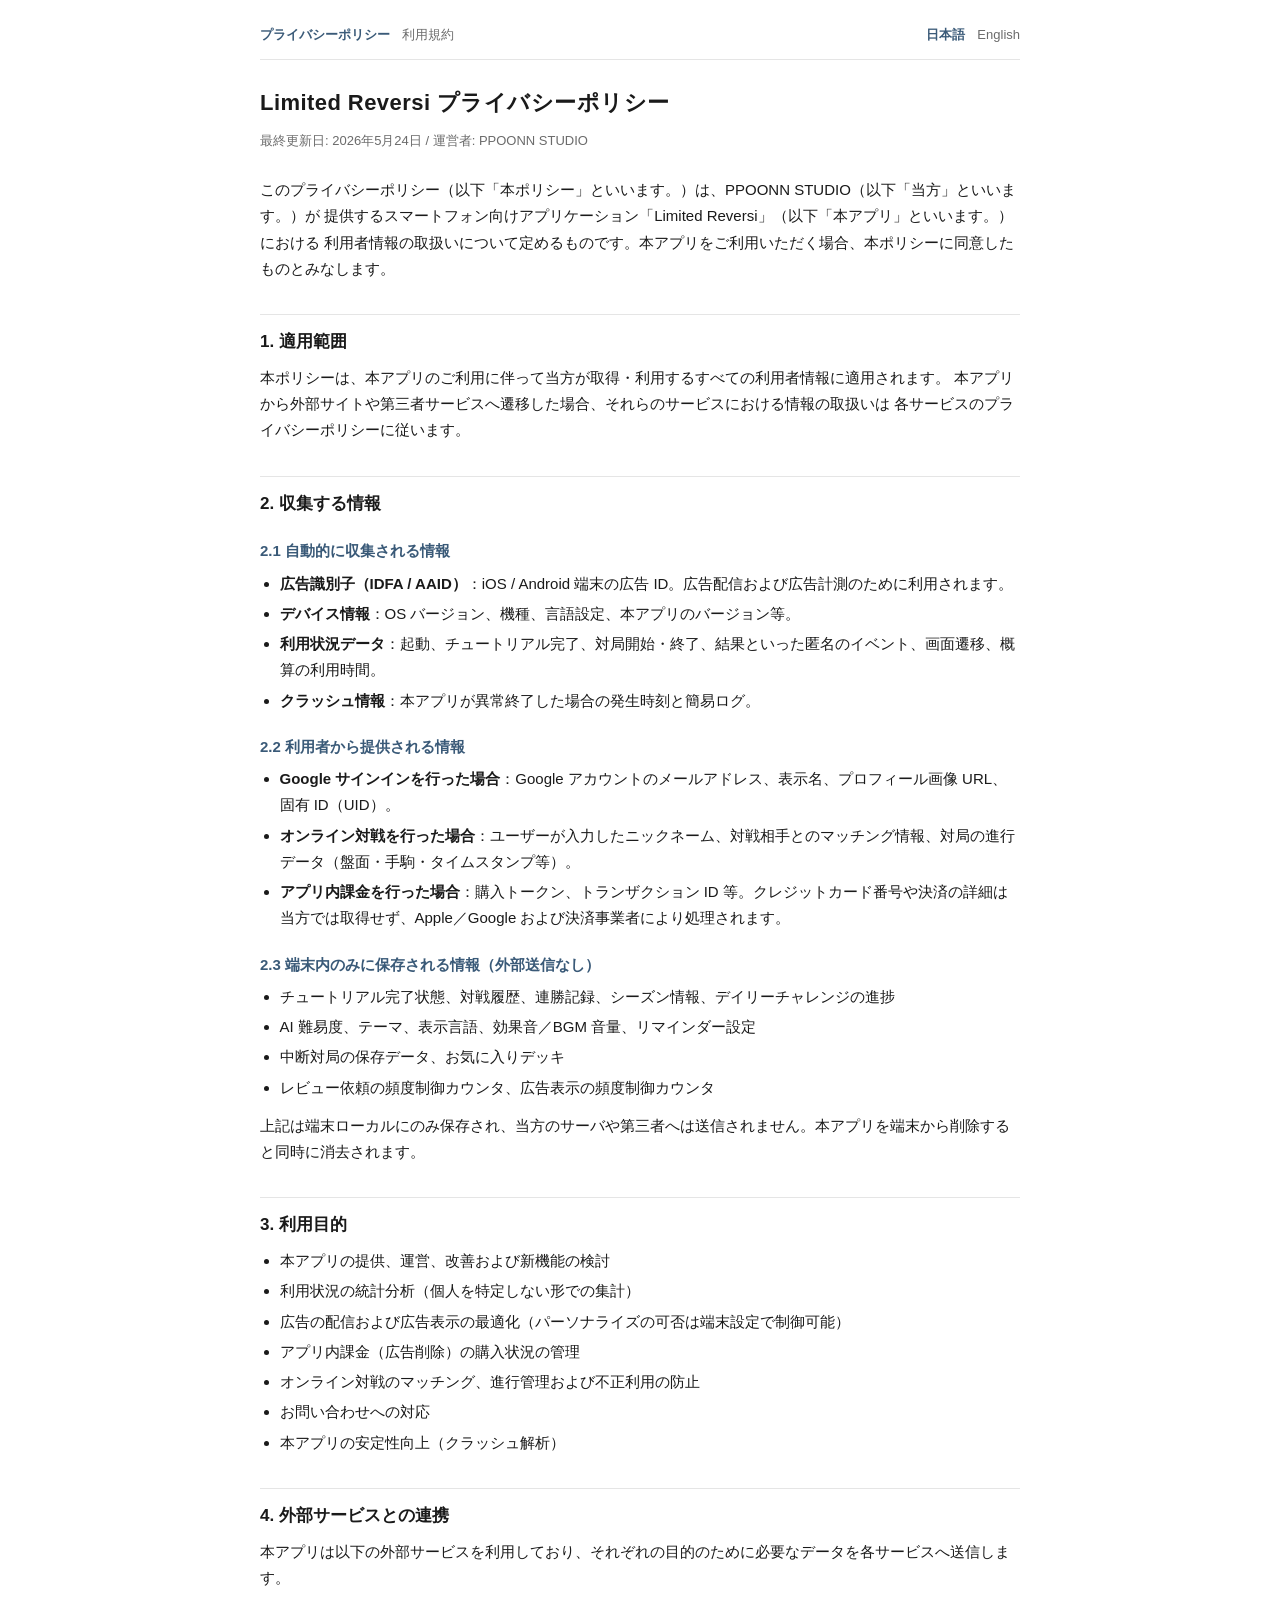
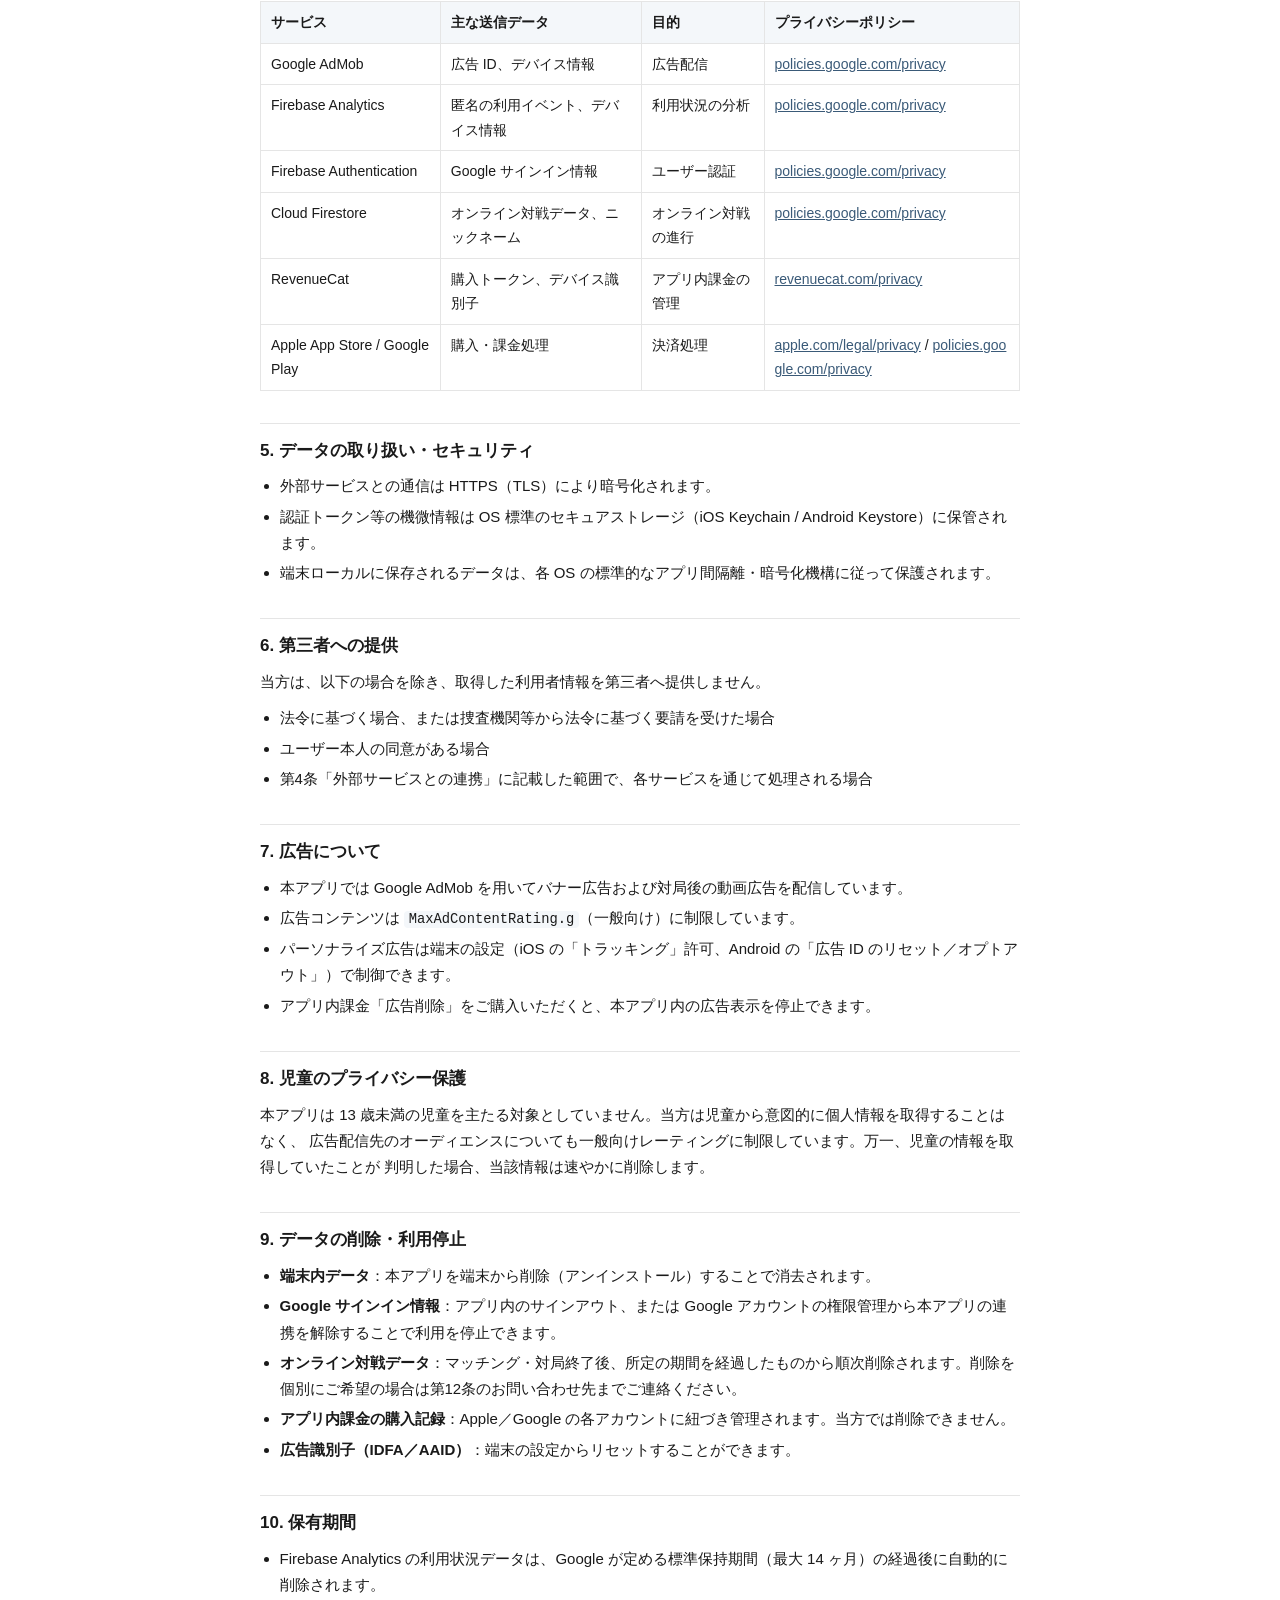
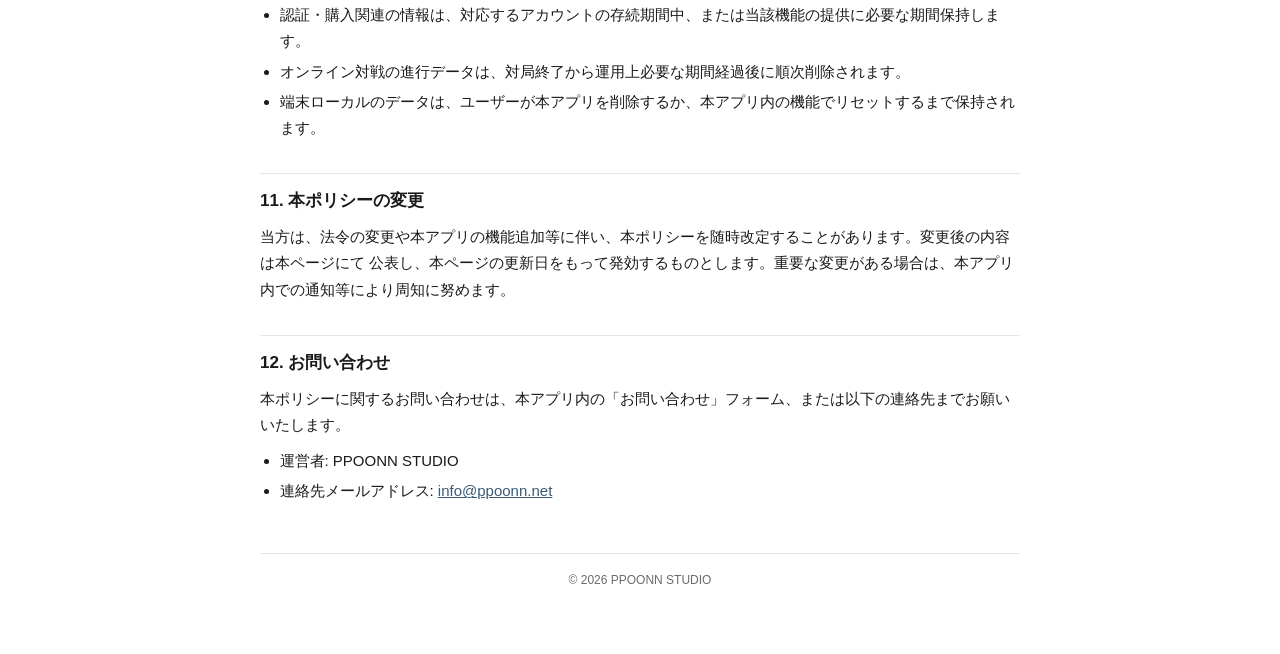
<file: index.html>
<!DOCTYPE html>
<html lang="ja">
<head>
<meta charset="UTF-8">
<meta name="viewport" content="width=device-width, initial-scale=1">
<title>Limited Reversi プライバシーポリシー</title>
<link rel="stylesheet" href="style.css">
</head>
<body>

<nav class="top">
  <div class="group">
    <a href="./" class="active">プライバシーポリシー</a>
    <a href="./terms-of-service.html">利用規約</a>
  </div>
  <div class="group">
    <a href="./" class="active">日本語</a>
    <a href="./privacy-policy-en.html">English</a>
  </div>
</nav>

<main>
<h1>Limited Reversi プライバシーポリシー</h1>
<p class="meta">最終更新日: 2026年5月24日 / 運営者: PPOONN STUDIO</p>

<p>
このプライバシーポリシー（以下「本ポリシー」といいます。）は、PPOONN STUDIO（以下「当方」といいます。）が
提供するスマートフォン向けアプリケーション「Limited Reversi」（以下「本アプリ」といいます。）における
利用者情報の取扱いについて定めるものです。本アプリをご利用いただく場合、本ポリシーに同意したものとみなします。
</p>

<h2>1. 適用範囲</h2>
<p>
本ポリシーは、本アプリのご利用に伴って当方が取得・利用するすべての利用者情報に適用されます。
本アプリから外部サイトや第三者サービスへ遷移した場合、それらのサービスにおける情報の取扱いは
各サービスのプライバシーポリシーに従います。
</p>

<h2>2. 収集する情報</h2>

<h3>2.1 自動的に収集される情報</h3>
<ul>
  <li><strong>広告識別子（IDFA / AAID）</strong>：iOS / Android 端末の広告 ID。広告配信および広告計測のために利用されます。</li>
  <li><strong>デバイス情報</strong>：OS バージョン、機種、言語設定、本アプリのバージョン等。</li>
  <li><strong>利用状況データ</strong>：起動、チュートリアル完了、対局開始・終了、結果といった匿名のイベント、画面遷移、概算の利用時間。</li>
  <li><strong>クラッシュ情報</strong>：本アプリが異常終了した場合の発生時刻と簡易ログ。</li>
</ul>

<h3>2.2 利用者から提供される情報</h3>
<ul>
  <li><strong>Google サインインを行った場合</strong>：Google アカウントのメールアドレス、表示名、プロフィール画像 URL、固有 ID（UID）。</li>
  <li><strong>オンライン対戦を行った場合</strong>：ユーザーが入力したニックネーム、対戦相手とのマッチング情報、対局の進行データ（盤面・手駒・タイムスタンプ等）。</li>
  <li><strong>アプリ内課金を行った場合</strong>：購入トークン、トランザクション ID 等。クレジットカード番号や決済の詳細は当方では取得せず、Apple／Google および決済事業者により処理されます。</li>
</ul>

<h3>2.3 端末内のみに保存される情報（外部送信なし）</h3>
<ul>
  <li>チュートリアル完了状態、対戦履歴、連勝記録、シーズン情報、デイリーチャレンジの進捗</li>
  <li>AI 難易度、テーマ、表示言語、効果音／BGM 音量、リマインダー設定</li>
  <li>中断対局の保存データ、お気に入りデッキ</li>
  <li>レビュー依頼の頻度制御カウンタ、広告表示の頻度制御カウンタ</li>
</ul>
<p>
上記は端末ローカルにのみ保存され、当方のサーバや第三者へは送信されません。本アプリを端末から削除すると同時に消去されます。
</p>

<h2>3. 利用目的</h2>
<ul>
  <li>本アプリの提供、運営、改善および新機能の検討</li>
  <li>利用状況の統計分析（個人を特定しない形での集計）</li>
  <li>広告の配信および広告表示の最適化（パーソナライズの可否は端末設定で制御可能）</li>
  <li>アプリ内課金（広告削除）の購入状況の管理</li>
  <li>オンライン対戦のマッチング、進行管理および不正利用の防止</li>
  <li>お問い合わせへの対応</li>
  <li>本アプリの安定性向上（クラッシュ解析）</li>
</ul>

<h2>4. 外部サービスとの連携</h2>
<p>本アプリは以下の外部サービスを利用しており、それぞれの目的のために必要なデータを各サービスへ送信します。</p>

<table>
  <thead>
    <tr>
      <th>サービス</th>
      <th>主な送信データ</th>
      <th>目的</th>
      <th>プライバシーポリシー</th>
    </tr>
  </thead>
  <tbody>
    <tr>
      <td>Google AdMob</td>
      <td>広告 ID、デバイス情報</td>
      <td>広告配信</td>
      <td><a href="https://policies.google.com/privacy" target="_blank" rel="noopener">policies.google.com/privacy</a></td>
    </tr>
    <tr>
      <td>Firebase Analytics</td>
      <td>匿名の利用イベント、デバイス情報</td>
      <td>利用状況の分析</td>
      <td><a href="https://policies.google.com/privacy" target="_blank" rel="noopener">policies.google.com/privacy</a></td>
    </tr>
    <tr>
      <td>Firebase Authentication</td>
      <td>Google サインイン情報</td>
      <td>ユーザー認証</td>
      <td><a href="https://policies.google.com/privacy" target="_blank" rel="noopener">policies.google.com/privacy</a></td>
    </tr>
    <tr>
      <td>Cloud Firestore</td>
      <td>オンライン対戦データ、ニックネーム</td>
      <td>オンライン対戦の進行</td>
      <td><a href="https://policies.google.com/privacy" target="_blank" rel="noopener">policies.google.com/privacy</a></td>
    </tr>
    <tr>
      <td>RevenueCat</td>
      <td>購入トークン、デバイス識別子</td>
      <td>アプリ内課金の管理</td>
      <td><a href="https://www.revenuecat.com/privacy/" target="_blank" rel="noopener">revenuecat.com/privacy</a></td>
    </tr>
    <tr>
      <td>Apple App Store / Google Play</td>
      <td>購入・課金処理</td>
      <td>決済処理</td>
      <td>
        <a href="https://www.apple.com/legal/privacy/" target="_blank" rel="noopener">apple.com/legal/privacy</a> /
        <a href="https://policies.google.com/privacy" target="_blank" rel="noopener">policies.google.com/privacy</a>
      </td>
    </tr>
  </tbody>
</table>

<h2>5. データの取り扱い・セキュリティ</h2>
<ul>
  <li>外部サービスとの通信は HTTPS（TLS）により暗号化されます。</li>
  <li>認証トークン等の機微情報は OS 標準のセキュアストレージ（iOS Keychain / Android Keystore）に保管されます。</li>
  <li>端末ローカルに保存されるデータは、各 OS の標準的なアプリ間隔離・暗号化機構に従って保護されます。</li>
</ul>

<h2>6. 第三者への提供</h2>
<p>当方は、以下の場合を除き、取得した利用者情報を第三者へ提供しません。</p>
<ul>
  <li>法令に基づく場合、または捜査機関等から法令に基づく要請を受けた場合</li>
  <li>ユーザー本人の同意がある場合</li>
  <li>第4条「外部サービスとの連携」に記載した範囲で、各サービスを通じて処理される場合</li>
</ul>

<h2>7. 広告について</h2>
<ul>
  <li>本アプリでは Google AdMob を用いてバナー広告および対局後の動画広告を配信しています。</li>
  <li>広告コンテンツは <code>MaxAdContentRating.g</code>（一般向け）に制限しています。</li>
  <li>パーソナライズ広告は端末の設定（iOS の「トラッキング」許可、Android の「広告 ID のリセット／オプトアウト」）で制御できます。</li>
  <li>アプリ内課金「広告削除」をご購入いただくと、本アプリ内の広告表示を停止できます。</li>
</ul>

<h2>8. 児童のプライバシー保護</h2>
<p>
本アプリは 13 歳未満の児童を主たる対象としていません。当方は児童から意図的に個人情報を取得することはなく、
広告配信先のオーディエンスについても一般向けレーティングに制限しています。万一、児童の情報を取得していたことが
判明した場合、当該情報は速やかに削除します。
</p>

<h2>9. データの削除・利用停止</h2>
<ul>
  <li><strong>端末内データ</strong>：本アプリを端末から削除（アンインストール）することで消去されます。</li>
  <li><strong>Google サインイン情報</strong>：アプリ内のサインアウト、または Google アカウントの権限管理から本アプリの連携を解除することで利用を停止できます。</li>
  <li><strong>オンライン対戦データ</strong>：マッチング・対局終了後、所定の期間を経過したものから順次削除されます。削除を個別にご希望の場合は第12条のお問い合わせ先までご連絡ください。</li>
  <li><strong>アプリ内課金の購入記録</strong>：Apple／Google の各アカウントに紐づき管理されます。当方では削除できません。</li>
  <li><strong>広告識別子（IDFA／AAID）</strong>：端末の設定からリセットすることができます。</li>
</ul>

<h2>10. 保有期間</h2>
<ul>
  <li>Firebase Analytics の利用状況データは、Google が定める標準保持期間（最大 14 ヶ月）の経過後に自動的に削除されます。</li>
  <li>認証・購入関連の情報は、対応するアカウントの存続期間中、または当該機能の提供に必要な期間保持します。</li>
  <li>オンライン対戦の進行データは、対局終了から運用上必要な期間経過後に順次削除されます。</li>
  <li>端末ローカルのデータは、ユーザーが本アプリを削除するか、本アプリ内の機能でリセットするまで保持されます。</li>
</ul>

<h2>11. 本ポリシーの変更</h2>
<p>
当方は、法令の変更や本アプリの機能追加等に伴い、本ポリシーを随時改定することがあります。変更後の内容は本ページにて
公表し、本ページの更新日をもって発効するものとします。重要な変更がある場合は、本アプリ内での通知等により周知に努めます。
</p>

<h2>12. お問い合わせ</h2>
<p>
本ポリシーに関するお問い合わせは、本アプリ内の「お問い合わせ」フォーム、または以下の連絡先までお願いいたします。
</p>
<ul>
  <li>運営者: PPOONN STUDIO</li>
  <li>連絡先メールアドレス: <a href="mailto:info@ppoonn.net">info@ppoonn.net</a></li>
</ul>

</main>

<footer>© 2026 PPOONN STUDIO</footer>

</body>
</html>
</file>
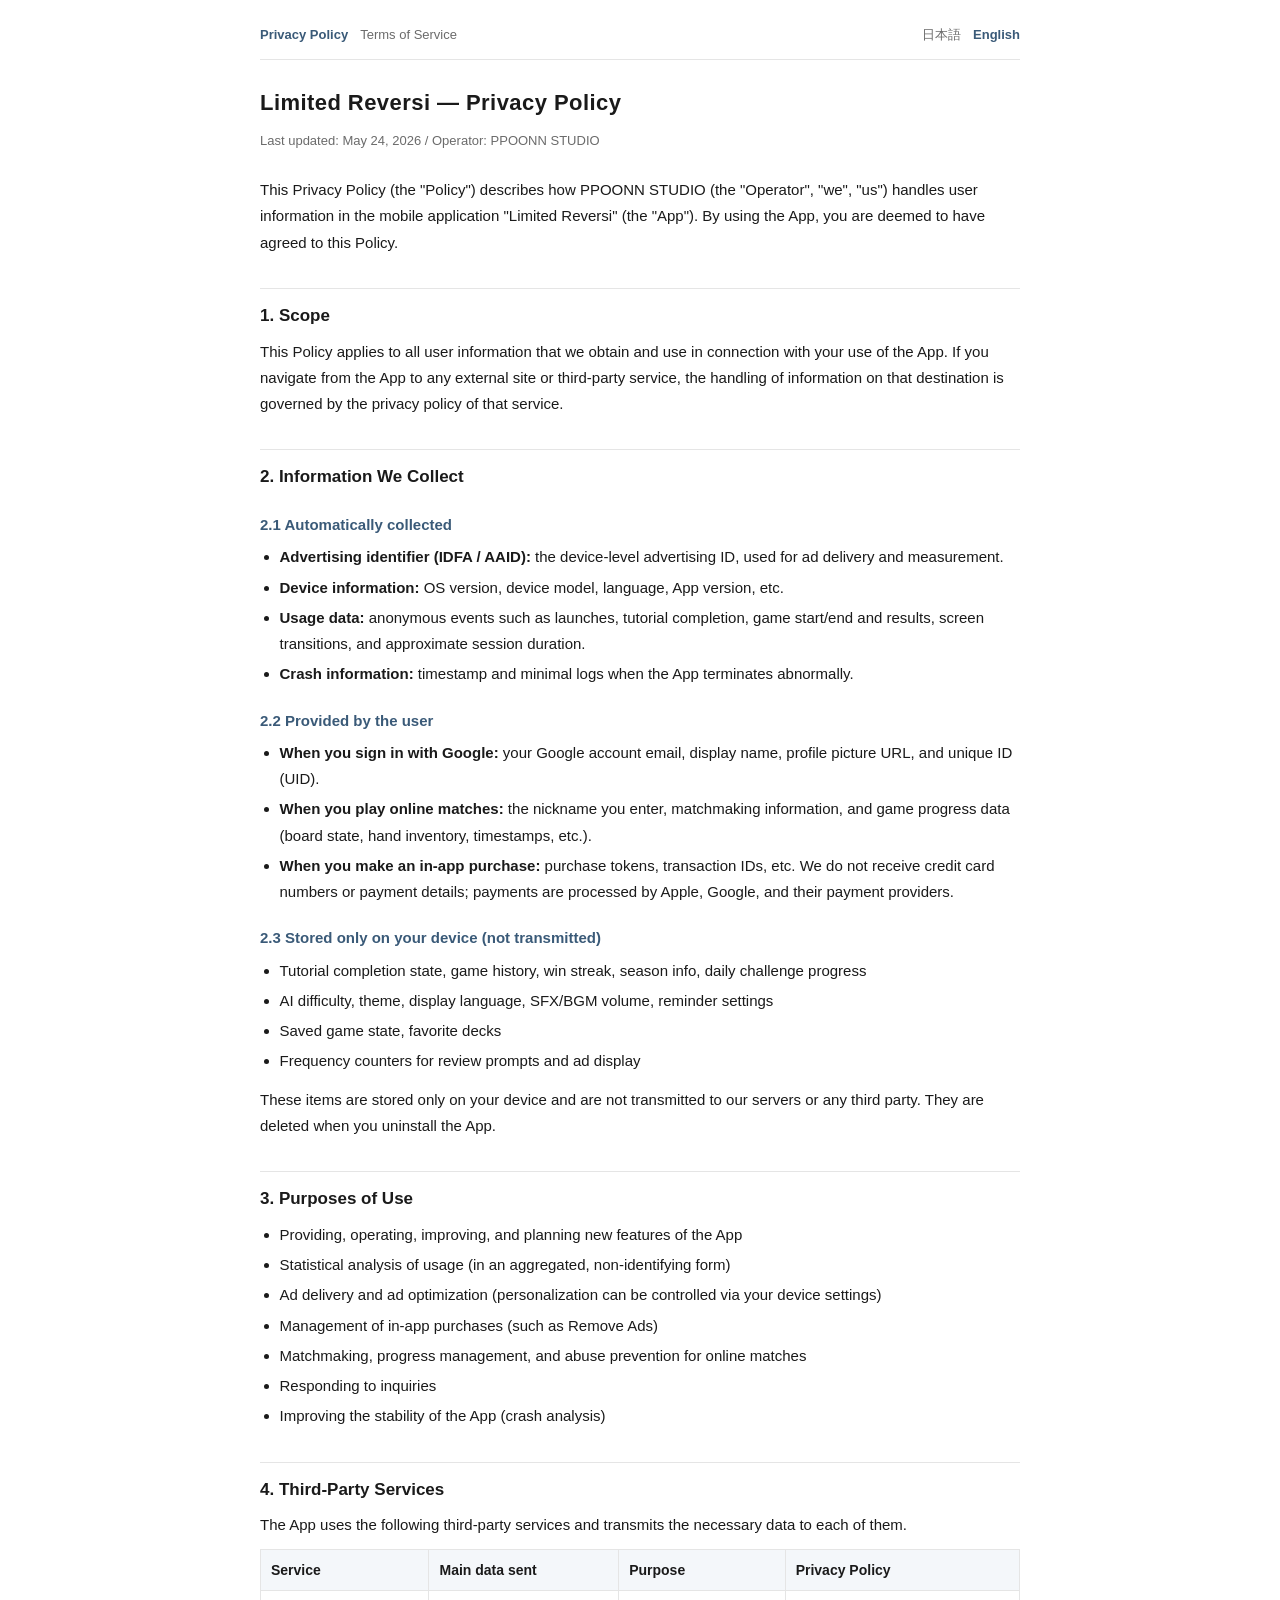
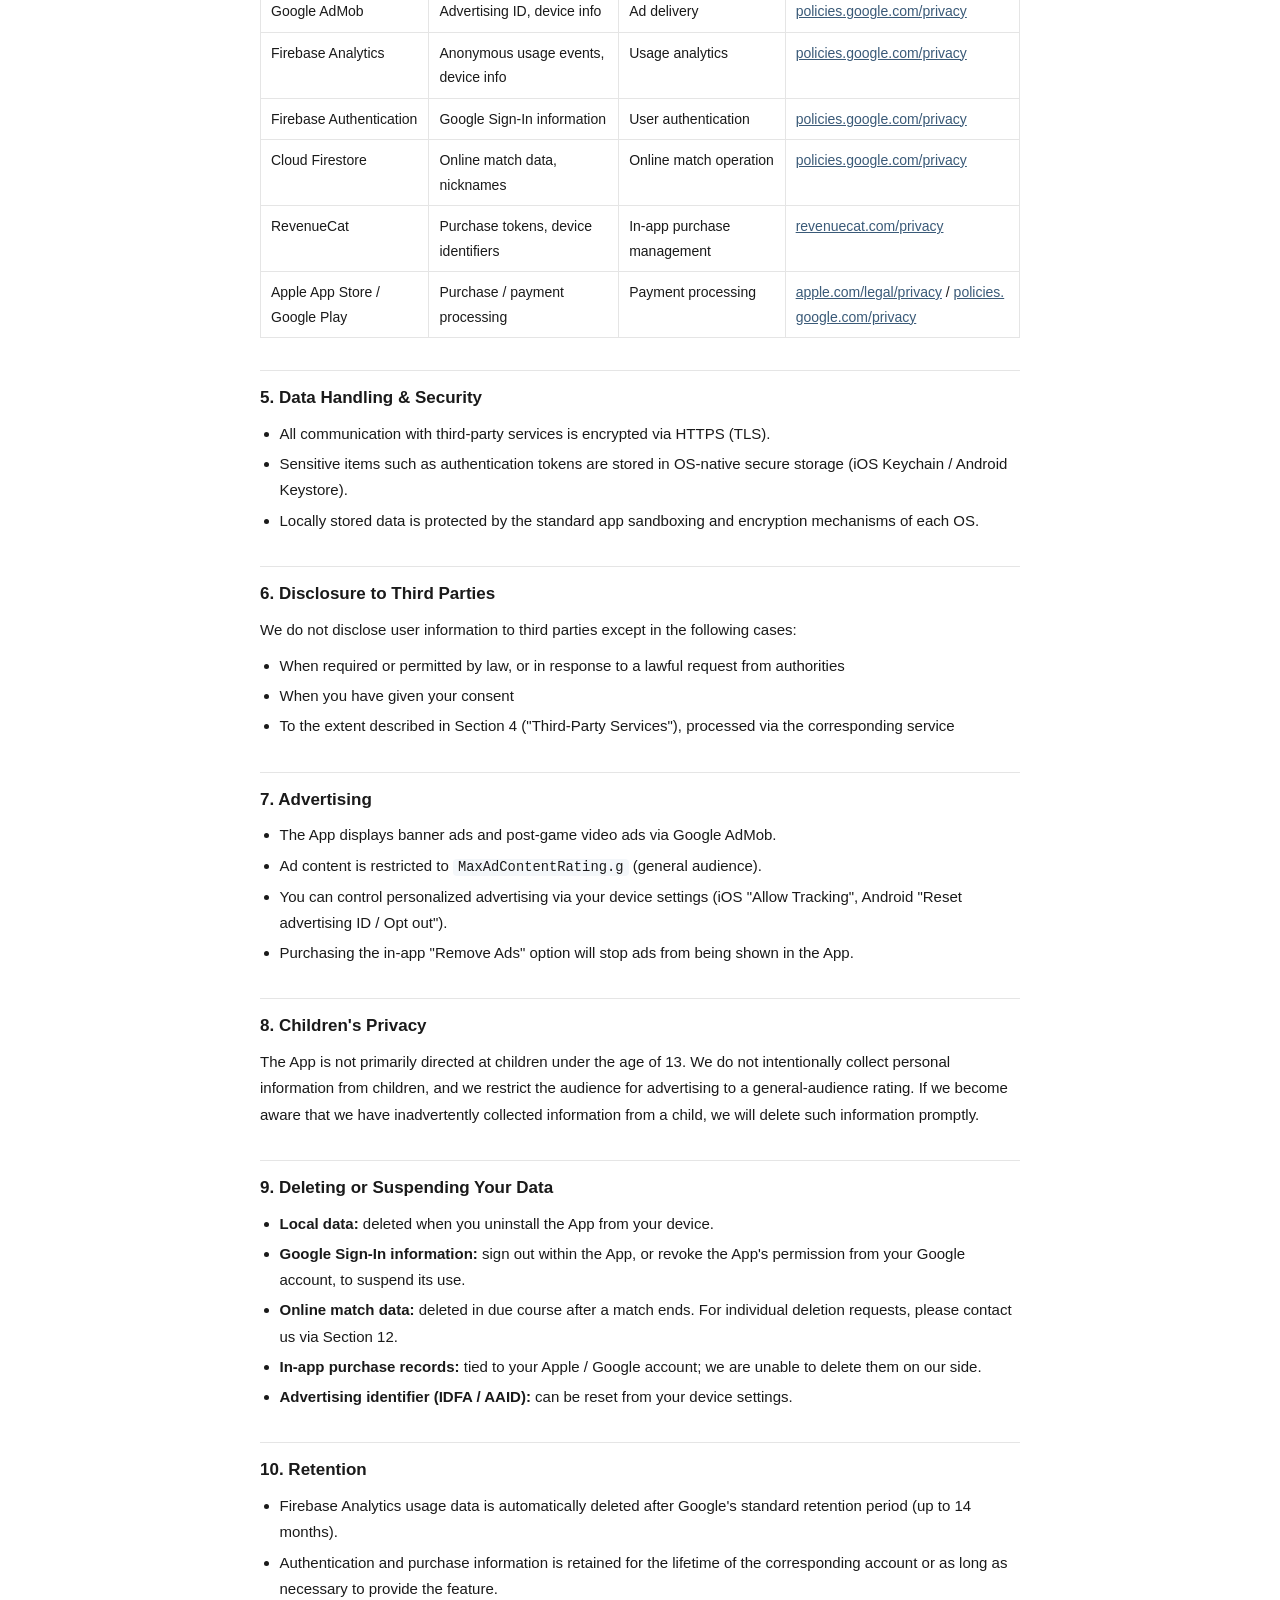
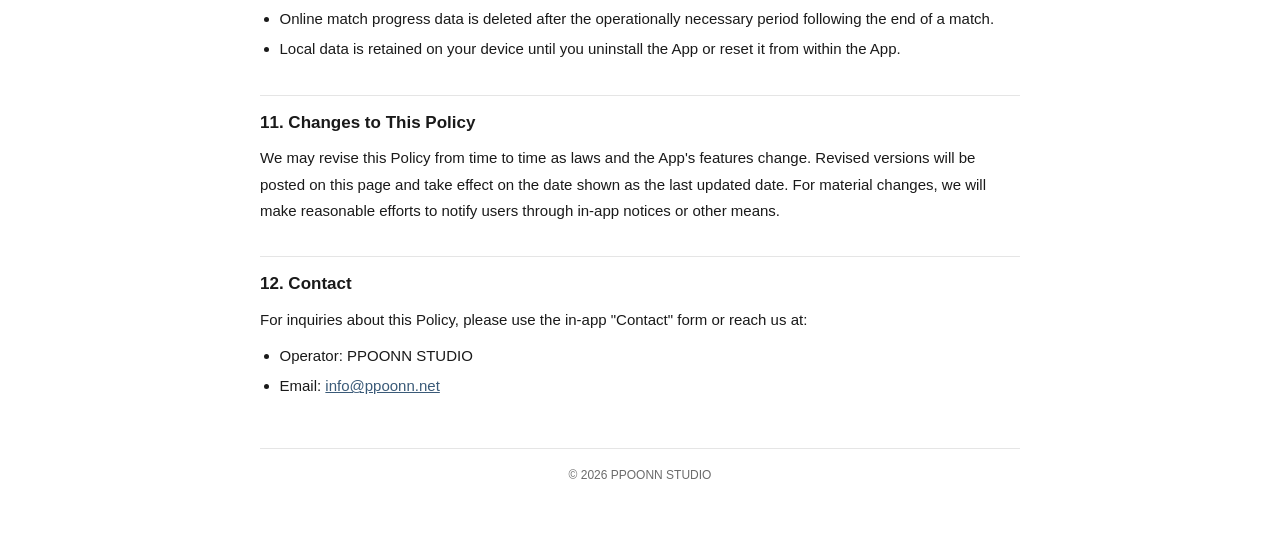
<file: privacy-policy-en.html>
<!DOCTYPE html>
<html lang="en">
<head>
<meta charset="UTF-8">
<meta name="viewport" content="width=device-width, initial-scale=1">
<title>Limited Reversi — Privacy Policy</title>
<link rel="stylesheet" href="style.css">
</head>
<body>

<nav class="top">
  <div class="group">
    <a href="./privacy-policy-en.html" class="active">Privacy Policy</a>
    <a href="./terms-of-service-en.html">Terms of Service</a>
  </div>
  <div class="group">
    <a href="./">日本語</a>
    <a href="./privacy-policy-en.html" class="active">English</a>
  </div>
</nav>

<main>
<h1>Limited Reversi — Privacy Policy</h1>
<p class="meta">Last updated: May 24, 2026 / Operator: PPOONN STUDIO</p>

<p>
This Privacy Policy (the "Policy") describes how PPOONN STUDIO (the "Operator", "we", "us") handles user
information in the mobile application "Limited Reversi" (the "App"). By using the App, you are deemed to
have agreed to this Policy.
</p>

<h2>1. Scope</h2>
<p>
This Policy applies to all user information that we obtain and use in connection with your use of the
App. If you navigate from the App to any external site or third-party service, the handling of
information on that destination is governed by the privacy policy of that service.
</p>

<h2>2. Information We Collect</h2>

<h3>2.1 Automatically collected</h3>
<ul>
  <li><strong>Advertising identifier (IDFA / AAID):</strong> the device-level advertising ID, used for ad delivery and measurement.</li>
  <li><strong>Device information:</strong> OS version, device model, language, App version, etc.</li>
  <li><strong>Usage data:</strong> anonymous events such as launches, tutorial completion, game start/end and results, screen transitions, and approximate session duration.</li>
  <li><strong>Crash information:</strong> timestamp and minimal logs when the App terminates abnormally.</li>
</ul>

<h3>2.2 Provided by the user</h3>
<ul>
  <li><strong>When you sign in with Google:</strong> your Google account email, display name, profile picture URL, and unique ID (UID).</li>
  <li><strong>When you play online matches:</strong> the nickname you enter, matchmaking information, and game progress data (board state, hand inventory, timestamps, etc.).</li>
  <li><strong>When you make an in-app purchase:</strong> purchase tokens, transaction IDs, etc. We do not receive credit card numbers or payment details; payments are processed by Apple, Google, and their payment providers.</li>
</ul>

<h3>2.3 Stored only on your device (not transmitted)</h3>
<ul>
  <li>Tutorial completion state, game history, win streak, season info, daily challenge progress</li>
  <li>AI difficulty, theme, display language, SFX/BGM volume, reminder settings</li>
  <li>Saved game state, favorite decks</li>
  <li>Frequency counters for review prompts and ad display</li>
</ul>
<p>
These items are stored only on your device and are not transmitted to our servers or any third party. They
are deleted when you uninstall the App.
</p>

<h2>3. Purposes of Use</h2>
<ul>
  <li>Providing, operating, improving, and planning new features of the App</li>
  <li>Statistical analysis of usage (in an aggregated, non-identifying form)</li>
  <li>Ad delivery and ad optimization (personalization can be controlled via your device settings)</li>
  <li>Management of in-app purchases (such as Remove Ads)</li>
  <li>Matchmaking, progress management, and abuse prevention for online matches</li>
  <li>Responding to inquiries</li>
  <li>Improving the stability of the App (crash analysis)</li>
</ul>

<h2>4. Third-Party Services</h2>
<p>The App uses the following third-party services and transmits the necessary data to each of them.</p>

<table>
  <thead>
    <tr>
      <th>Service</th>
      <th>Main data sent</th>
      <th>Purpose</th>
      <th>Privacy Policy</th>
    </tr>
  </thead>
  <tbody>
    <tr>
      <td>Google AdMob</td>
      <td>Advertising ID, device info</td>
      <td>Ad delivery</td>
      <td><a href="https://policies.google.com/privacy" target="_blank" rel="noopener">policies.google.com/privacy</a></td>
    </tr>
    <tr>
      <td>Firebase Analytics</td>
      <td>Anonymous usage events, device info</td>
      <td>Usage analytics</td>
      <td><a href="https://policies.google.com/privacy" target="_blank" rel="noopener">policies.google.com/privacy</a></td>
    </tr>
    <tr>
      <td>Firebase Authentication</td>
      <td>Google Sign-In information</td>
      <td>User authentication</td>
      <td><a href="https://policies.google.com/privacy" target="_blank" rel="noopener">policies.google.com/privacy</a></td>
    </tr>
    <tr>
      <td>Cloud Firestore</td>
      <td>Online match data, nicknames</td>
      <td>Online match operation</td>
      <td><a href="https://policies.google.com/privacy" target="_blank" rel="noopener">policies.google.com/privacy</a></td>
    </tr>
    <tr>
      <td>RevenueCat</td>
      <td>Purchase tokens, device identifiers</td>
      <td>In-app purchase management</td>
      <td><a href="https://www.revenuecat.com/privacy/" target="_blank" rel="noopener">revenuecat.com/privacy</a></td>
    </tr>
    <tr>
      <td>Apple App Store / Google Play</td>
      <td>Purchase / payment processing</td>
      <td>Payment processing</td>
      <td>
        <a href="https://www.apple.com/legal/privacy/" target="_blank" rel="noopener">apple.com/legal/privacy</a> /
        <a href="https://policies.google.com/privacy" target="_blank" rel="noopener">policies.google.com/privacy</a>
      </td>
    </tr>
  </tbody>
</table>

<h2>5. Data Handling &amp; Security</h2>
<ul>
  <li>All communication with third-party services is encrypted via HTTPS (TLS).</li>
  <li>Sensitive items such as authentication tokens are stored in OS-native secure storage (iOS Keychain / Android Keystore).</li>
  <li>Locally stored data is protected by the standard app sandboxing and encryption mechanisms of each OS.</li>
</ul>

<h2>6. Disclosure to Third Parties</h2>
<p>We do not disclose user information to third parties except in the following cases:</p>
<ul>
  <li>When required or permitted by law, or in response to a lawful request from authorities</li>
  <li>When you have given your consent</li>
  <li>To the extent described in Section 4 ("Third-Party Services"), processed via the corresponding service</li>
</ul>

<h2>7. Advertising</h2>
<ul>
  <li>The App displays banner ads and post-game video ads via Google AdMob.</li>
  <li>Ad content is restricted to <code>MaxAdContentRating.g</code> (general audience).</li>
  <li>You can control personalized advertising via your device settings (iOS "Allow Tracking", Android "Reset advertising ID / Opt out").</li>
  <li>Purchasing the in-app "Remove Ads" option will stop ads from being shown in the App.</li>
</ul>

<h2>8. Children's Privacy</h2>
<p>
The App is not primarily directed at children under the age of 13. We do not intentionally collect personal
information from children, and we restrict the audience for advertising to a general-audience rating. If we
become aware that we have inadvertently collected information from a child, we will delete such information
promptly.
</p>

<h2>9. Deleting or Suspending Your Data</h2>
<ul>
  <li><strong>Local data:</strong> deleted when you uninstall the App from your device.</li>
  <li><strong>Google Sign-In information:</strong> sign out within the App, or revoke the App's permission from your Google account, to suspend its use.</li>
  <li><strong>Online match data:</strong> deleted in due course after a match ends. For individual deletion requests, please contact us via Section 12.</li>
  <li><strong>In-app purchase records:</strong> tied to your Apple / Google account; we are unable to delete them on our side.</li>
  <li><strong>Advertising identifier (IDFA / AAID):</strong> can be reset from your device settings.</li>
</ul>

<h2>10. Retention</h2>
<ul>
  <li>Firebase Analytics usage data is automatically deleted after Google's standard retention period (up to 14 months).</li>
  <li>Authentication and purchase information is retained for the lifetime of the corresponding account or as long as necessary to provide the feature.</li>
  <li>Online match progress data is deleted after the operationally necessary period following the end of a match.</li>
  <li>Local data is retained on your device until you uninstall the App or reset it from within the App.</li>
</ul>

<h2>11. Changes to This Policy</h2>
<p>
We may revise this Policy from time to time as laws and the App's features change. Revised versions will be
posted on this page and take effect on the date shown as the last updated date. For material changes, we will
make reasonable efforts to notify users through in-app notices or other means.
</p>

<h2>12. Contact</h2>
<p>For inquiries about this Policy, please use the in-app "Contact" form or reach us at:</p>
<ul>
  <li>Operator: PPOONN STUDIO</li>
  <li>Email: <a href="mailto:info@ppoonn.net">info@ppoonn.net</a></li>
</ul>

</main>

<footer>© 2026 PPOONN STUDIO</footer>

</body>
</html>
</file>
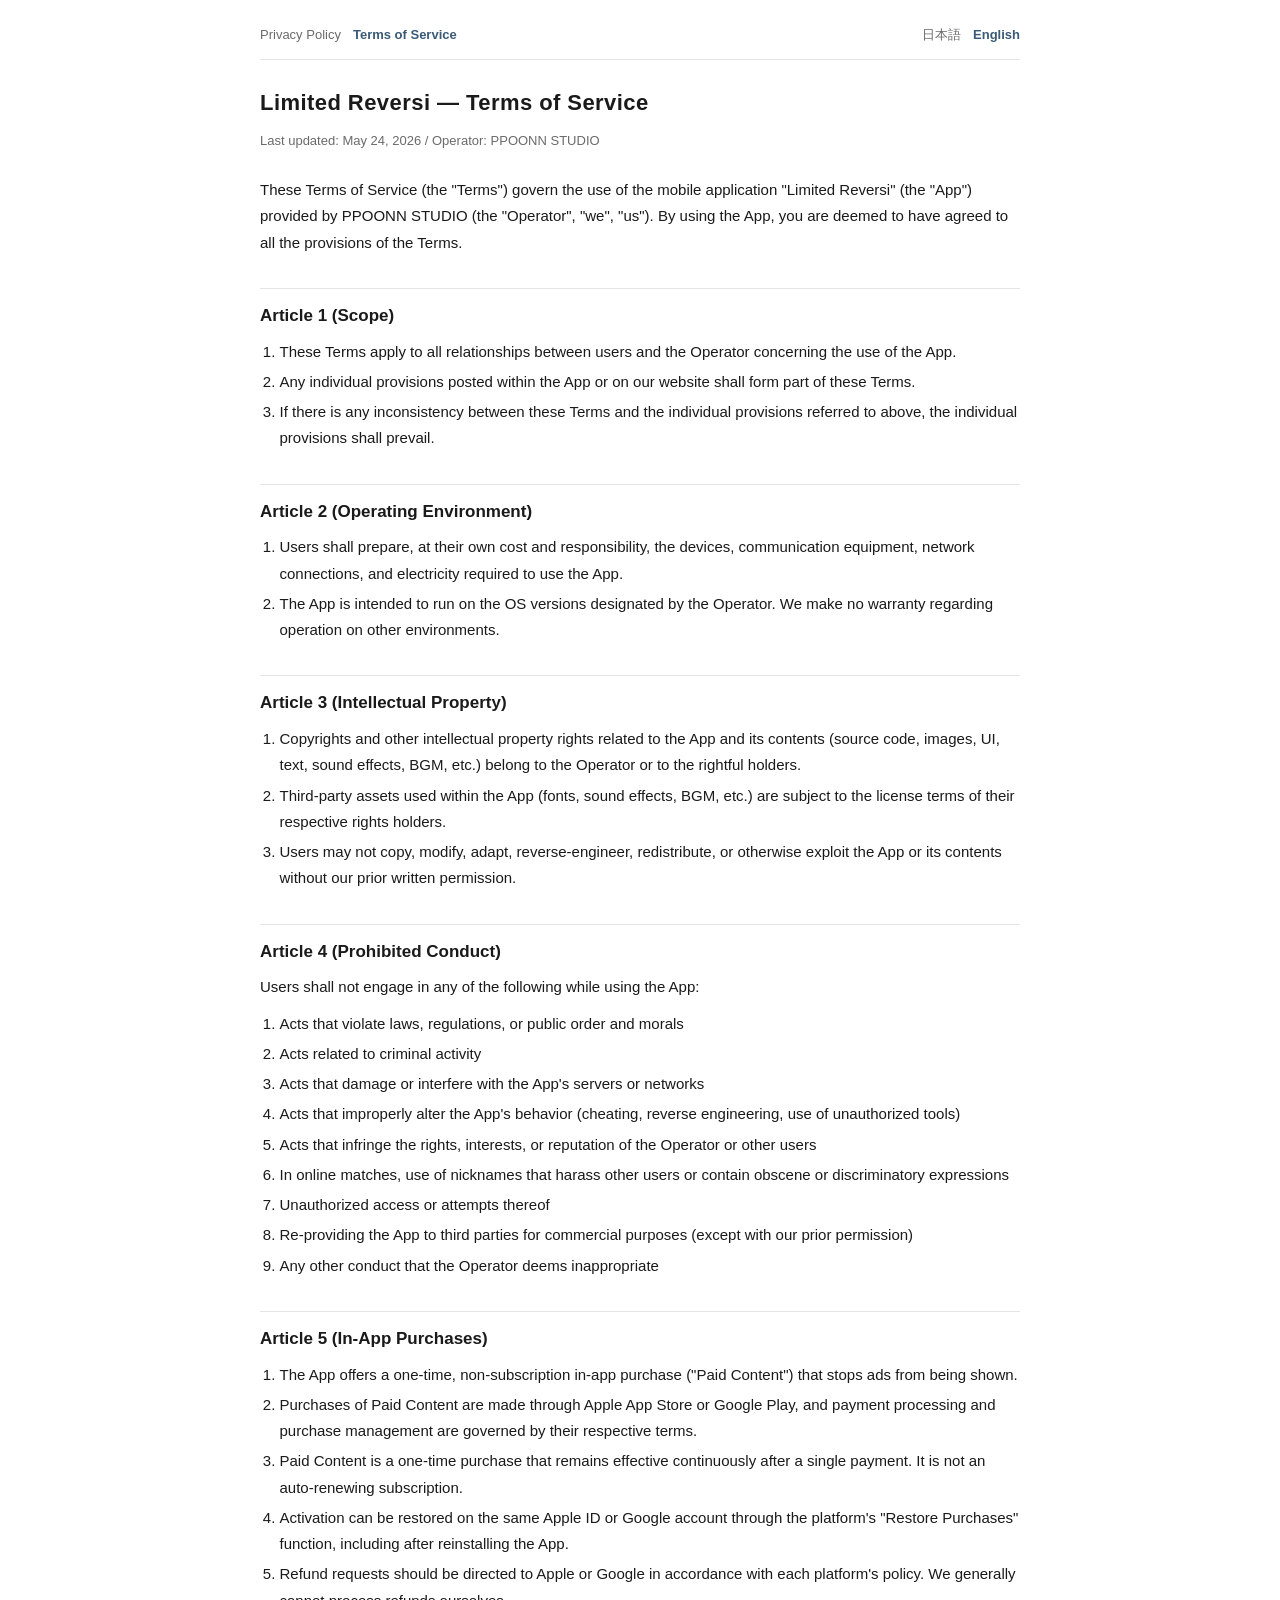
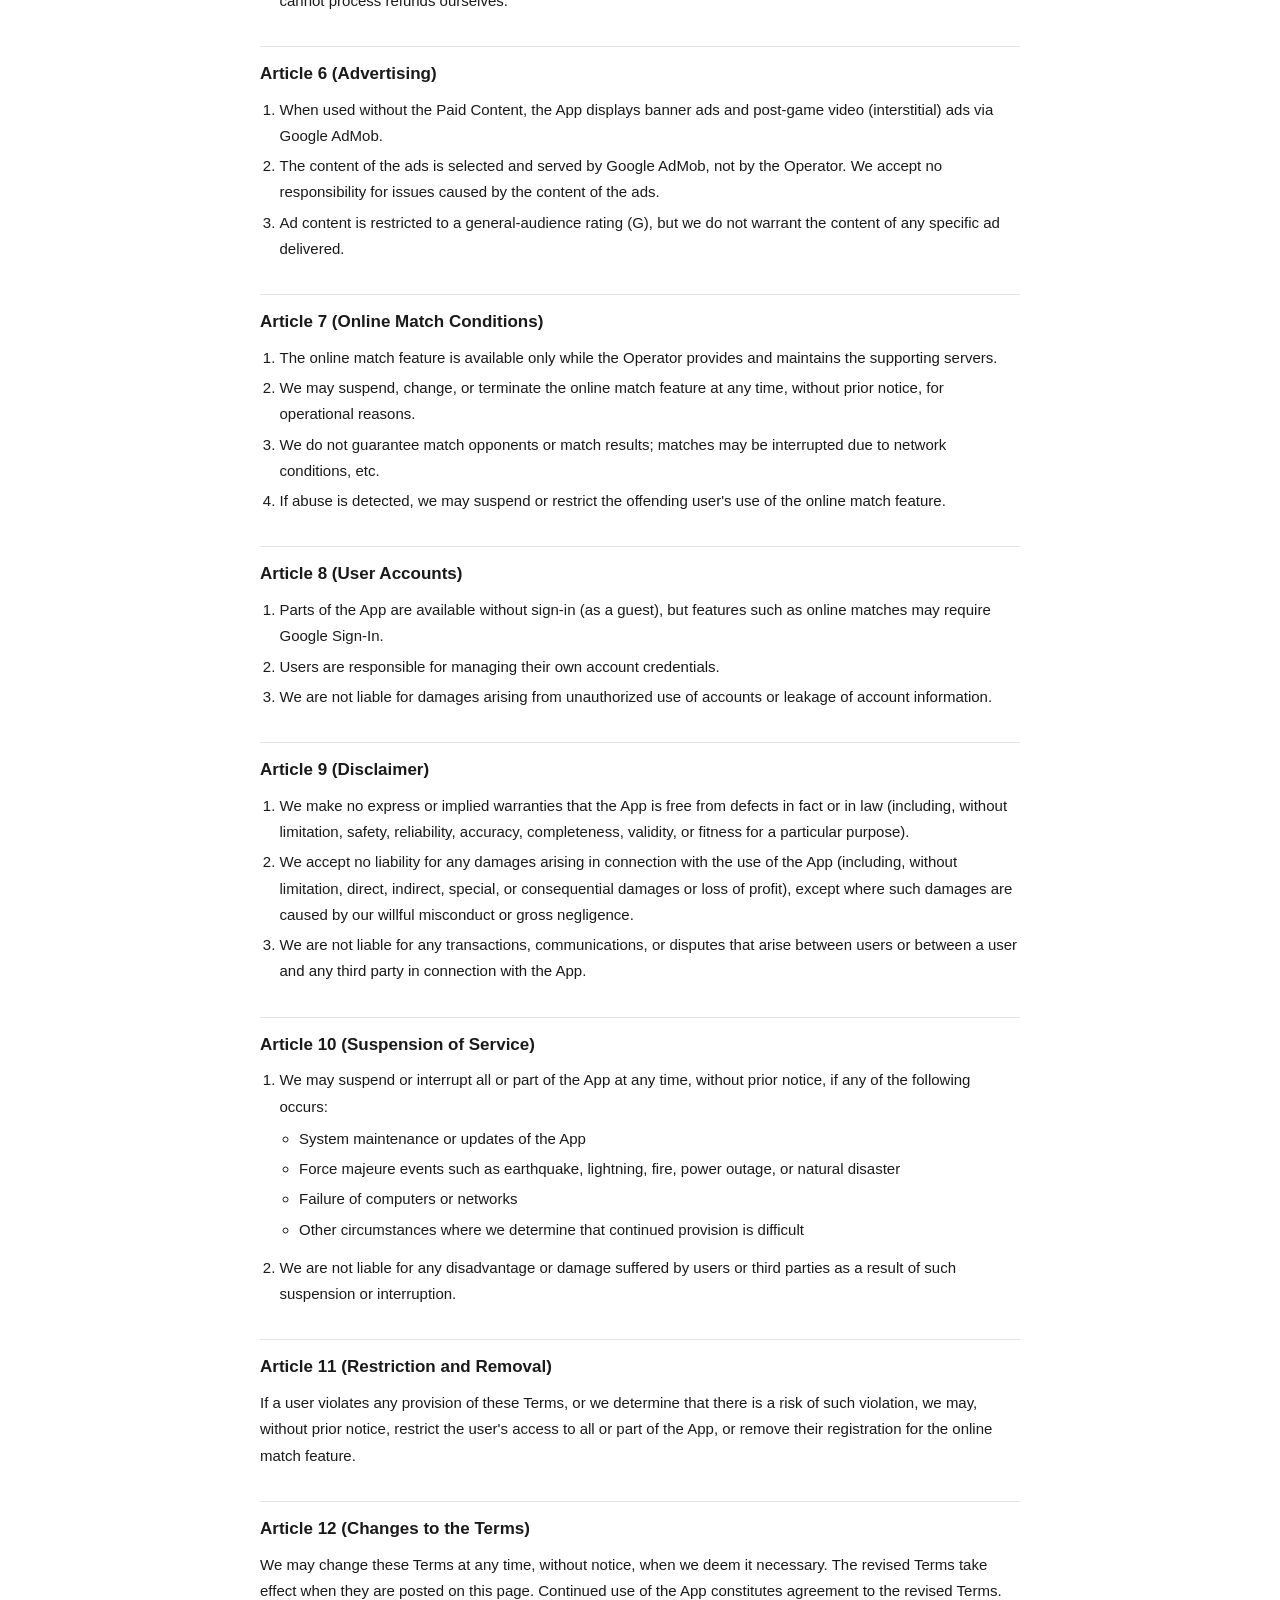
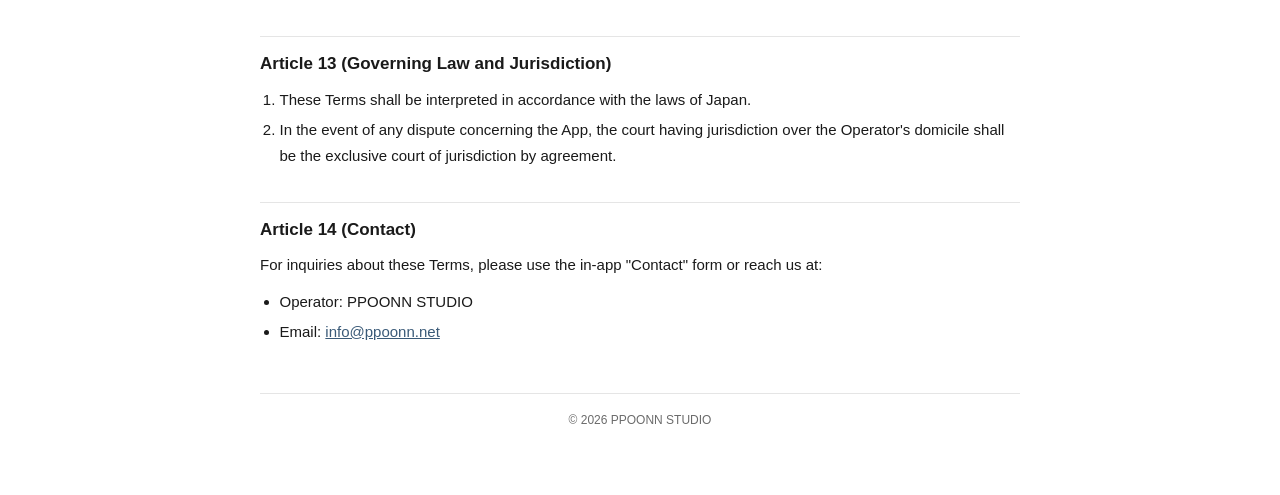
<file: terms-of-service-en.html>
<!DOCTYPE html>
<html lang="en">
<head>
<meta charset="UTF-8">
<meta name="viewport" content="width=device-width, initial-scale=1">
<title>Limited Reversi — Terms of Service</title>
<link rel="stylesheet" href="style.css">
</head>
<body>

<nav class="top">
  <div class="group">
    <a href="./privacy-policy-en.html">Privacy Policy</a>
    <a href="./terms-of-service-en.html" class="active">Terms of Service</a>
  </div>
  <div class="group">
    <a href="./terms-of-service.html">日本語</a>
    <a href="./terms-of-service-en.html" class="active">English</a>
  </div>
</nav>

<main>
<h1>Limited Reversi — Terms of Service</h1>
<p class="meta">Last updated: May 24, 2026 / Operator: PPOONN STUDIO</p>

<p>
These Terms of Service (the "Terms") govern the use of the mobile application "Limited Reversi" (the "App")
provided by PPOONN STUDIO (the "Operator", "we", "us"). By using the App, you are deemed to have agreed to
all the provisions of the Terms.
</p>

<h2>Article 1 (Scope)</h2>
<ol>
  <li>These Terms apply to all relationships between users and the Operator concerning the use of the App.</li>
  <li>Any individual provisions posted within the App or on our website shall form part of these Terms.</li>
  <li>If there is any inconsistency between these Terms and the individual provisions referred to above, the individual provisions shall prevail.</li>
</ol>

<h2>Article 2 (Operating Environment)</h2>
<ol>
  <li>Users shall prepare, at their own cost and responsibility, the devices, communication equipment, network connections, and electricity required to use the App.</li>
  <li>The App is intended to run on the OS versions designated by the Operator. We make no warranty regarding operation on other environments.</li>
</ol>

<h2>Article 3 (Intellectual Property)</h2>
<ol>
  <li>Copyrights and other intellectual property rights related to the App and its contents (source code, images, UI, text, sound effects, BGM, etc.) belong to the Operator or to the rightful holders.</li>
  <li>Third-party assets used within the App (fonts, sound effects, BGM, etc.) are subject to the license terms of their respective rights holders.</li>
  <li>Users may not copy, modify, adapt, reverse-engineer, redistribute, or otherwise exploit the App or its contents without our prior written permission.</li>
</ol>

<h2>Article 4 (Prohibited Conduct)</h2>
<p>Users shall not engage in any of the following while using the App:</p>
<ol>
  <li>Acts that violate laws, regulations, or public order and morals</li>
  <li>Acts related to criminal activity</li>
  <li>Acts that damage or interfere with the App's servers or networks</li>
  <li>Acts that improperly alter the App's behavior (cheating, reverse engineering, use of unauthorized tools)</li>
  <li>Acts that infringe the rights, interests, or reputation of the Operator or other users</li>
  <li>In online matches, use of nicknames that harass other users or contain obscene or discriminatory expressions</li>
  <li>Unauthorized access or attempts thereof</li>
  <li>Re-providing the App to third parties for commercial purposes (except with our prior permission)</li>
  <li>Any other conduct that the Operator deems inappropriate</li>
</ol>

<h2>Article 5 (In-App Purchases)</h2>
<ol>
  <li>The App offers a one-time, non-subscription in-app purchase ("Paid Content") that stops ads from being shown.</li>
  <li>Purchases of Paid Content are made through Apple App Store or Google Play, and payment processing and purchase management are governed by their respective terms.</li>
  <li>Paid Content is a one-time purchase that remains effective continuously after a single payment. It is not an auto-renewing subscription.</li>
  <li>Activation can be restored on the same Apple ID or Google account through the platform's "Restore Purchases" function, including after reinstalling the App.</li>
  <li>Refund requests should be directed to Apple or Google in accordance with each platform's policy. We generally cannot process refunds ourselves.</li>
</ol>

<h2>Article 6 (Advertising)</h2>
<ol>
  <li>When used without the Paid Content, the App displays banner ads and post-game video (interstitial) ads via Google AdMob.</li>
  <li>The content of the ads is selected and served by Google AdMob, not by the Operator. We accept no responsibility for issues caused by the content of the ads.</li>
  <li>Ad content is restricted to a general-audience rating (G), but we do not warrant the content of any specific ad delivered.</li>
</ol>

<h2>Article 7 (Online Match Conditions)</h2>
<ol>
  <li>The online match feature is available only while the Operator provides and maintains the supporting servers.</li>
  <li>We may suspend, change, or terminate the online match feature at any time, without prior notice, for operational reasons.</li>
  <li>We do not guarantee match opponents or match results; matches may be interrupted due to network conditions, etc.</li>
  <li>If abuse is detected, we may suspend or restrict the offending user's use of the online match feature.</li>
</ol>

<h2>Article 8 (User Accounts)</h2>
<ol>
  <li>Parts of the App are available without sign-in (as a guest), but features such as online matches may require Google Sign-In.</li>
  <li>Users are responsible for managing their own account credentials.</li>
  <li>We are not liable for damages arising from unauthorized use of accounts or leakage of account information.</li>
</ol>

<h2>Article 9 (Disclaimer)</h2>
<ol>
  <li>We make no express or implied warranties that the App is free from defects in fact or in law (including, without limitation, safety, reliability, accuracy, completeness, validity, or fitness for a particular purpose).</li>
  <li>We accept no liability for any damages arising in connection with the use of the App (including, without limitation, direct, indirect, special, or consequential damages or loss of profit), except where such damages are caused by our willful misconduct or gross negligence.</li>
  <li>We are not liable for any transactions, communications, or disputes that arise between users or between a user and any third party in connection with the App.</li>
</ol>

<h2>Article 10 (Suspension of Service)</h2>
<ol>
  <li>We may suspend or interrupt all or part of the App at any time, without prior notice, if any of the following occurs:
    <ul>
      <li>System maintenance or updates of the App</li>
      <li>Force majeure events such as earthquake, lightning, fire, power outage, or natural disaster</li>
      <li>Failure of computers or networks</li>
      <li>Other circumstances where we determine that continued provision is difficult</li>
    </ul>
  </li>
  <li>We are not liable for any disadvantage or damage suffered by users or third parties as a result of such suspension or interruption.</li>
</ol>

<h2>Article 11 (Restriction and Removal)</h2>
<p>
If a user violates any provision of these Terms, or we determine that there is a risk of such violation, we
may, without prior notice, restrict the user's access to all or part of the App, or remove their registration
for the online match feature.
</p>

<h2>Article 12 (Changes to the Terms)</h2>
<p>
We may change these Terms at any time, without notice, when we deem it necessary. The revised Terms take
effect when they are posted on this page. Continued use of the App constitutes agreement to the revised
Terms.
</p>

<h2>Article 13 (Governing Law and Jurisdiction)</h2>
<ol>
  <li>These Terms shall be interpreted in accordance with the laws of Japan.</li>
  <li>In the event of any dispute concerning the App, the court having jurisdiction over the Operator's domicile shall be the exclusive court of jurisdiction by agreement.</li>
</ol>

<h2>Article 14 (Contact)</h2>
<p>For inquiries about these Terms, please use the in-app "Contact" form or reach us at:</p>
<ul>
  <li>Operator: PPOONN STUDIO</li>
  <li>Email: <a href="mailto:info@ppoonn.net">info@ppoonn.net</a></li>
</ul>

</main>

<footer>© 2026 PPOONN STUDIO</footer>

</body>
</html>
</file>
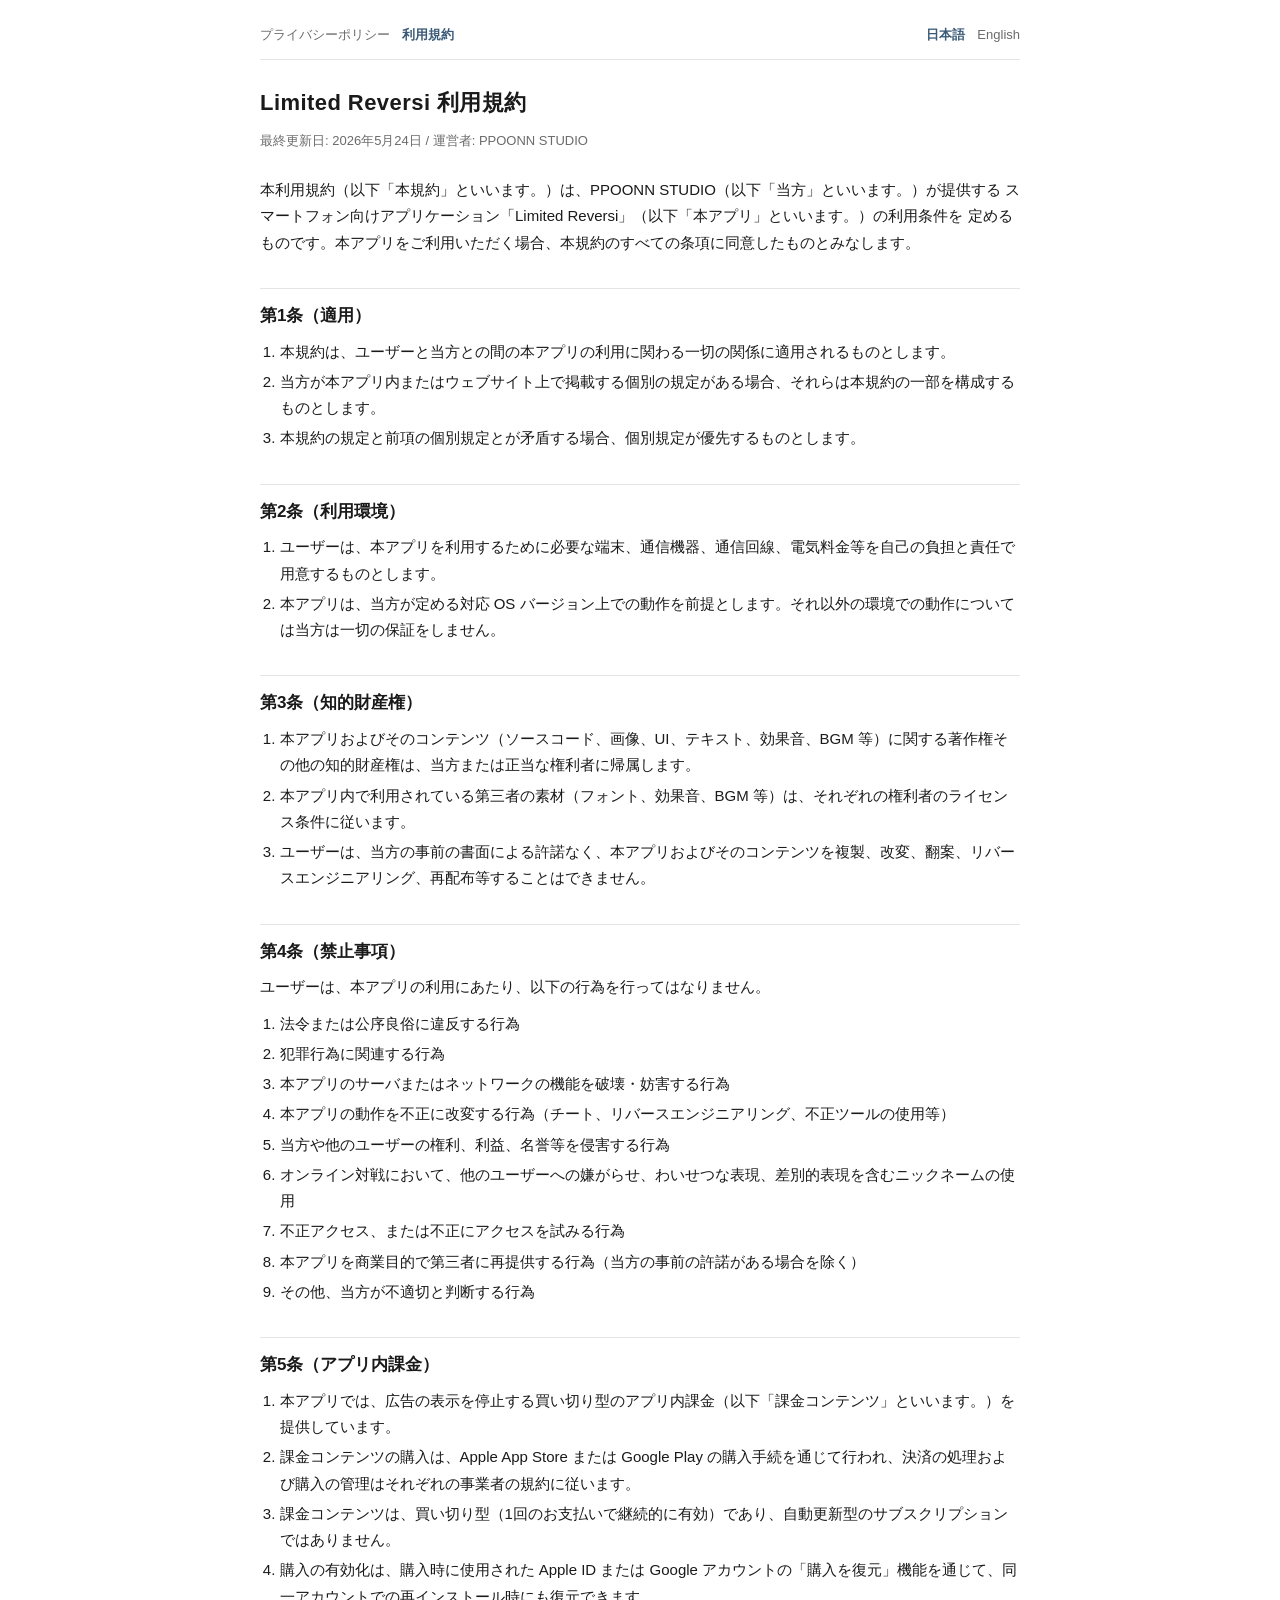
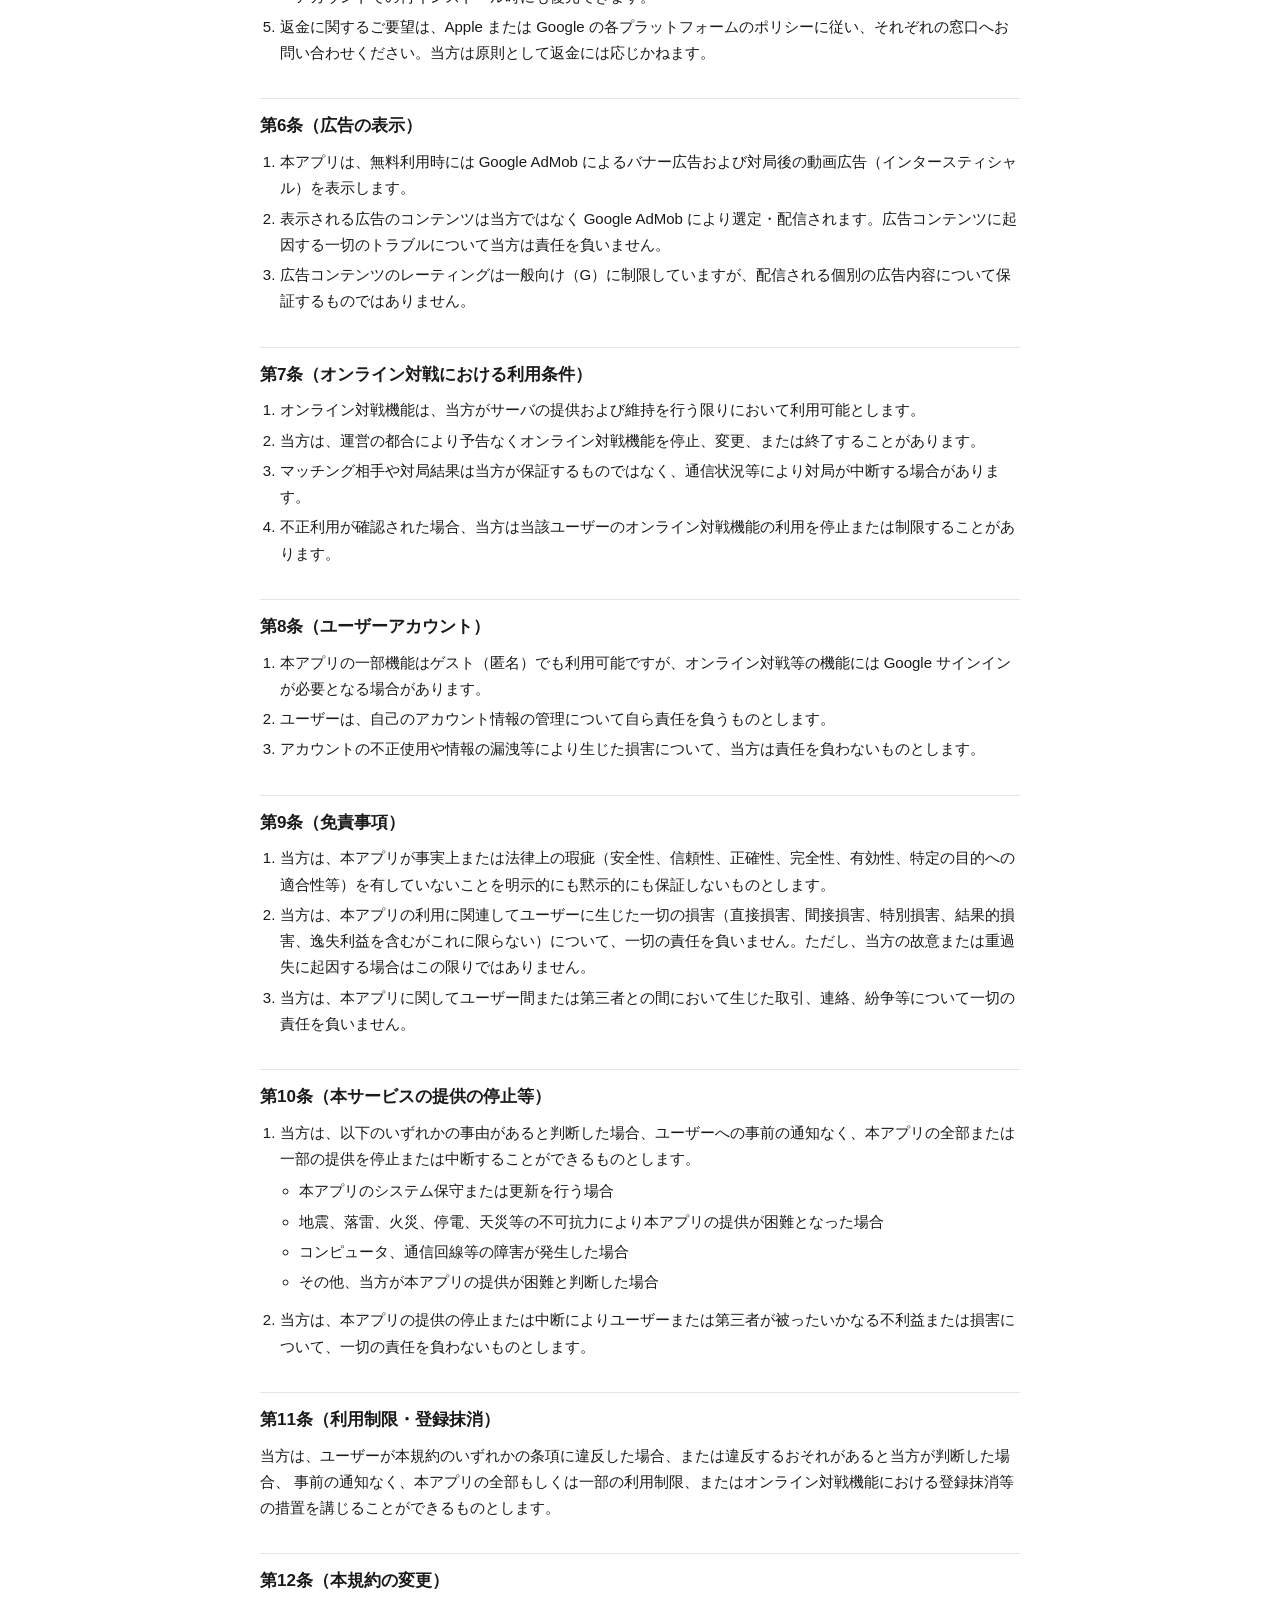
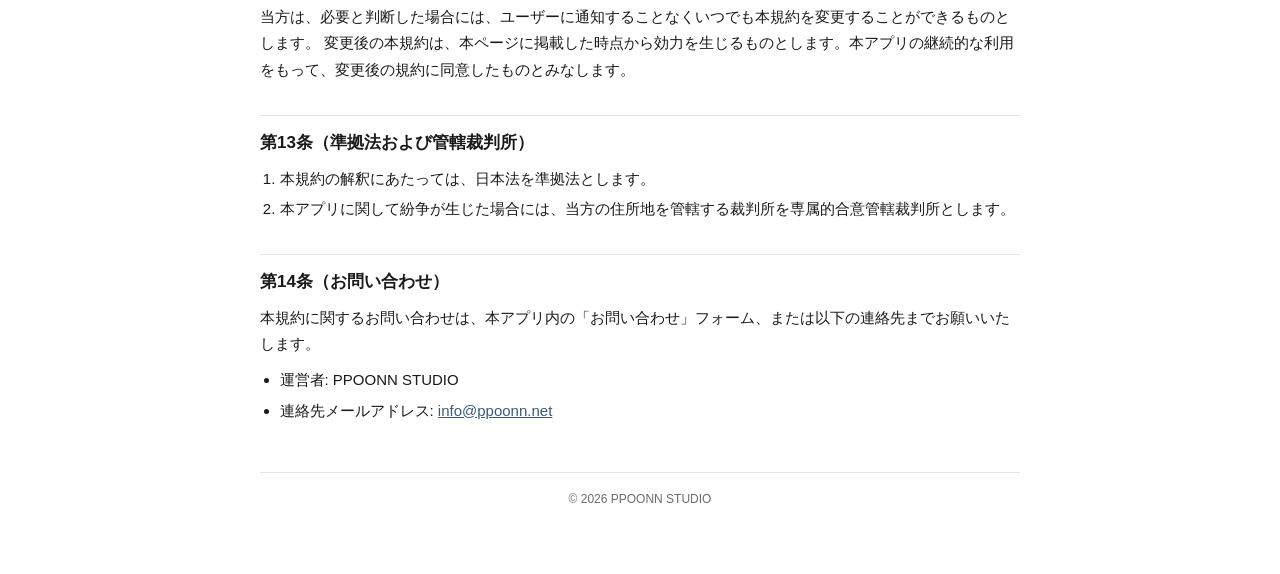
<file: terms-of-service.html>
<!DOCTYPE html>
<html lang="ja">
<head>
<meta charset="UTF-8">
<meta name="viewport" content="width=device-width, initial-scale=1">
<title>Limited Reversi 利用規約</title>
<link rel="stylesheet" href="style.css">
</head>
<body>

<nav class="top">
  <div class="group">
    <a href="./">プライバシーポリシー</a>
    <a href="./terms-of-service.html" class="active">利用規約</a>
  </div>
  <div class="group">
    <a href="./terms-of-service.html" class="active">日本語</a>
    <a href="./terms-of-service-en.html">English</a>
  </div>
</nav>

<main>
<h1>Limited Reversi 利用規約</h1>
<p class="meta">最終更新日: 2026年5月24日 / 運営者: PPOONN STUDIO</p>

<p>
本利用規約（以下「本規約」といいます。）は、PPOONN STUDIO（以下「当方」といいます。）が提供する
スマートフォン向けアプリケーション「Limited Reversi」（以下「本アプリ」といいます。）の利用条件を
定めるものです。本アプリをご利用いただく場合、本規約のすべての条項に同意したものとみなします。
</p>

<h2>第1条（適用）</h2>
<ol>
  <li>本規約は、ユーザーと当方との間の本アプリの利用に関わる一切の関係に適用されるものとします。</li>
  <li>当方が本アプリ内またはウェブサイト上で掲載する個別の規定がある場合、それらは本規約の一部を構成するものとします。</li>
  <li>本規約の規定と前項の個別規定とが矛盾する場合、個別規定が優先するものとします。</li>
</ol>

<h2>第2条（利用環境）</h2>
<ol>
  <li>ユーザーは、本アプリを利用するために必要な端末、通信機器、通信回線、電気料金等を自己の負担と責任で用意するものとします。</li>
  <li>本アプリは、当方が定める対応 OS バージョン上での動作を前提とします。それ以外の環境での動作については当方は一切の保証をしません。</li>
</ol>

<h2>第3条（知的財産権）</h2>
<ol>
  <li>本アプリおよびそのコンテンツ（ソースコード、画像、UI、テキスト、効果音、BGM 等）に関する著作権その他の知的財産権は、当方または正当な権利者に帰属します。</li>
  <li>本アプリ内で利用されている第三者の素材（フォント、効果音、BGM 等）は、それぞれの権利者のライセンス条件に従います。</li>
  <li>ユーザーは、当方の事前の書面による許諾なく、本アプリおよびそのコンテンツを複製、改変、翻案、リバースエンジニアリング、再配布等することはできません。</li>
</ol>

<h2>第4条（禁止事項）</h2>
<p>ユーザーは、本アプリの利用にあたり、以下の行為を行ってはなりません。</p>
<ol>
  <li>法令または公序良俗に違反する行為</li>
  <li>犯罪行為に関連する行為</li>
  <li>本アプリのサーバまたはネットワークの機能を破壊・妨害する行為</li>
  <li>本アプリの動作を不正に改変する行為（チート、リバースエンジニアリング、不正ツールの使用等）</li>
  <li>当方や他のユーザーの権利、利益、名誉等を侵害する行為</li>
  <li>オンライン対戦において、他のユーザーへの嫌がらせ、わいせつな表現、差別的表現を含むニックネームの使用</li>
  <li>不正アクセス、または不正にアクセスを試みる行為</li>
  <li>本アプリを商業目的で第三者に再提供する行為（当方の事前の許諾がある場合を除く）</li>
  <li>その他、当方が不適切と判断する行為</li>
</ol>

<h2>第5条（アプリ内課金）</h2>
<ol>
  <li>本アプリでは、広告の表示を停止する買い切り型のアプリ内課金（以下「課金コンテンツ」といいます。）を提供しています。</li>
  <li>課金コンテンツの購入は、Apple App Store または Google Play の購入手続を通じて行われ、決済の処理および購入の管理はそれぞれの事業者の規約に従います。</li>
  <li>課金コンテンツは、買い切り型（1回のお支払いで継続的に有効）であり、自動更新型のサブスクリプションではありません。</li>
  <li>購入の有効化は、購入時に使用された Apple ID または Google アカウントの「購入を復元」機能を通じて、同一アカウントでの再インストール時にも復元できます。</li>
  <li>返金に関するご要望は、Apple または Google の各プラットフォームのポリシーに従い、それぞれの窓口へお問い合わせください。当方は原則として返金には応じかねます。</li>
</ol>

<h2>第6条（広告の表示）</h2>
<ol>
  <li>本アプリは、無料利用時には Google AdMob によるバナー広告および対局後の動画広告（インタースティシャル）を表示します。</li>
  <li>表示される広告のコンテンツは当方ではなく Google AdMob により選定・配信されます。広告コンテンツに起因する一切のトラブルについて当方は責任を負いません。</li>
  <li>広告コンテンツのレーティングは一般向け（G）に制限していますが、配信される個別の広告内容について保証するものではありません。</li>
</ol>

<h2>第7条（オンライン対戦における利用条件）</h2>
<ol>
  <li>オンライン対戦機能は、当方がサーバの提供および維持を行う限りにおいて利用可能とします。</li>
  <li>当方は、運営の都合により予告なくオンライン対戦機能を停止、変更、または終了することがあります。</li>
  <li>マッチング相手や対局結果は当方が保証するものではなく、通信状況等により対局が中断する場合があります。</li>
  <li>不正利用が確認された場合、当方は当該ユーザーのオンライン対戦機能の利用を停止または制限することがあります。</li>
</ol>

<h2>第8条（ユーザーアカウント）</h2>
<ol>
  <li>本アプリの一部機能はゲスト（匿名）でも利用可能ですが、オンライン対戦等の機能には Google サインインが必要となる場合があります。</li>
  <li>ユーザーは、自己のアカウント情報の管理について自ら責任を負うものとします。</li>
  <li>アカウントの不正使用や情報の漏洩等により生じた損害について、当方は責任を負わないものとします。</li>
</ol>

<h2>第9条（免責事項）</h2>
<ol>
  <li>当方は、本アプリが事実上または法律上の瑕疵（安全性、信頼性、正確性、完全性、有効性、特定の目的への適合性等）を有していないことを明示的にも黙示的にも保証しないものとします。</li>
  <li>当方は、本アプリの利用に関連してユーザーに生じた一切の損害（直接損害、間接損害、特別損害、結果的損害、逸失利益を含むがこれに限らない）について、一切の責任を負いません。ただし、当方の故意または重過失に起因する場合はこの限りではありません。</li>
  <li>当方は、本アプリに関してユーザー間または第三者との間において生じた取引、連絡、紛争等について一切の責任を負いません。</li>
</ol>

<h2>第10条（本サービスの提供の停止等）</h2>
<ol>
  <li>当方は、以下のいずれかの事由があると判断した場合、ユーザーへの事前の通知なく、本アプリの全部または一部の提供を停止または中断することができるものとします。
    <ul>
      <li>本アプリのシステム保守または更新を行う場合</li>
      <li>地震、落雷、火災、停電、天災等の不可抗力により本アプリの提供が困難となった場合</li>
      <li>コンピュータ、通信回線等の障害が発生した場合</li>
      <li>その他、当方が本アプリの提供が困難と判断した場合</li>
    </ul>
  </li>
  <li>当方は、本アプリの提供の停止または中断によりユーザーまたは第三者が被ったいかなる不利益または損害について、一切の責任を負わないものとします。</li>
</ol>

<h2>第11条（利用制限・登録抹消）</h2>
<p>
当方は、ユーザーが本規約のいずれかの条項に違反した場合、または違反するおそれがあると当方が判断した場合、
事前の通知なく、本アプリの全部もしくは一部の利用制限、またはオンライン対戦機能における登録抹消等の措置を講じることができるものとします。
</p>

<h2>第12条（本規約の変更）</h2>
<p>
当方は、必要と判断した場合には、ユーザーに通知することなくいつでも本規約を変更することができるものとします。
変更後の本規約は、本ページに掲載した時点から効力を生じるものとします。本アプリの継続的な利用をもって、変更後の規約に同意したものとみなします。
</p>

<h2>第13条（準拠法および管轄裁判所）</h2>
<ol>
  <li>本規約の解釈にあたっては、日本法を準拠法とします。</li>
  <li>本アプリに関して紛争が生じた場合には、当方の住所地を管轄する裁判所を専属的合意管轄裁判所とします。</li>
</ol>

<h2>第14条（お問い合わせ）</h2>
<p>本規約に関するお問い合わせは、本アプリ内の「お問い合わせ」フォーム、または以下の連絡先までお願いいたします。</p>
<ul>
  <li>運営者: PPOONN STUDIO</li>
  <li>連絡先メールアドレス: <a href="mailto:info@ppoonn.net">info@ppoonn.net</a></li>
</ul>

</main>

<footer>© 2026 PPOONN STUDIO</footer>

</body>
</html>
</file>
<file: style.css>
:root {
  --bg: #ffffff;
  --fg: #1a1a1a;
  --muted: #6b6b6b;
  --border: #e5e5e5;
  --accent: #3a5a78;
  --accent-bg: #f4f7fa;
  --max-width: 760px;
}

* { box-sizing: border-box; }

html { -webkit-text-size-adjust: 100%; }

body {
  margin: 0;
  padding: 24px 16px 64px;
  font-family: -apple-system, BlinkMacSystemFont, "Segoe UI",
    "Hiragino Sans", "Hiragino Kaku Gothic ProN", Meiryo, sans-serif;
  font-size: 15px;
  line-height: 1.75;
  color: var(--fg);
  background: var(--bg);
}

main {
  max-width: var(--max-width);
  margin: 0 auto;
}

nav.top {
  max-width: var(--max-width);
  margin: 0 auto 24px;
  display: flex;
  justify-content: space-between;
  flex-wrap: wrap;
  gap: 8px;
  padding-bottom: 12px;
  border-bottom: 1px solid var(--border);
}

nav.top .group { display: flex; gap: 12px; }

nav.top a {
  font-size: 13px;
  color: var(--muted);
  text-decoration: none;
}

nav.top a.active {
  color: var(--accent);
  font-weight: 600;
}

nav.top a:hover { color: var(--accent); }

h1 {
  font-size: 22px;
  margin: 0 0 8px;
  letter-spacing: 0.02em;
}

.meta {
  color: var(--muted);
  font-size: 13px;
  margin: 0 0 24px;
}

h2 {
  font-size: 17px;
  margin: 32px 0 8px;
  padding-top: 12px;
  border-top: 1px solid var(--border);
}

h3 {
  font-size: 15px;
  margin: 20px 0 6px;
  color: var(--accent);
}

p { margin: 0 0 10px; }

ul, ol { padding-left: 1.3em; margin: 6px 0 12px; }
li { margin: 4px 0; }

a {
  color: var(--accent);
  word-break: break-all;
}

table {
  width: 100%;
  border-collapse: collapse;
  margin: 8px 0 16px;
  font-size: 14px;
}

th, td {
  border: 1px solid var(--border);
  padding: 8px 10px;
  text-align: left;
  vertical-align: top;
}

th {
  background: var(--accent-bg);
  font-weight: 600;
}

code {
  font-family: ui-monospace, SFMono-Regular, Menlo, Consolas, monospace;
  font-size: 0.92em;
  background: var(--accent-bg);
  padding: 1px 5px;
  border-radius: 4px;
}

footer {
  max-width: var(--max-width);
  margin: 48px auto 0;
  padding-top: 16px;
  border-top: 1px solid var(--border);
  color: var(--muted);
  font-size: 12px;
  text-align: center;
}

@media (prefers-color-scheme: dark) {
  :root {
    --bg: #0f1115;
    --fg: #e6e6e6;
    --muted: #9aa0a6;
    --border: #2a2d33;
    --accent: #87a9c7;
    --accent-bg: #1a1e25;
  }
}

@media (max-width: 480px) {
  body { font-size: 14px; padding: 16px 14px 48px; }
  h1 { font-size: 20px; }
  h2 { font-size: 16px; }
  table { font-size: 13px; }
}
</file>
